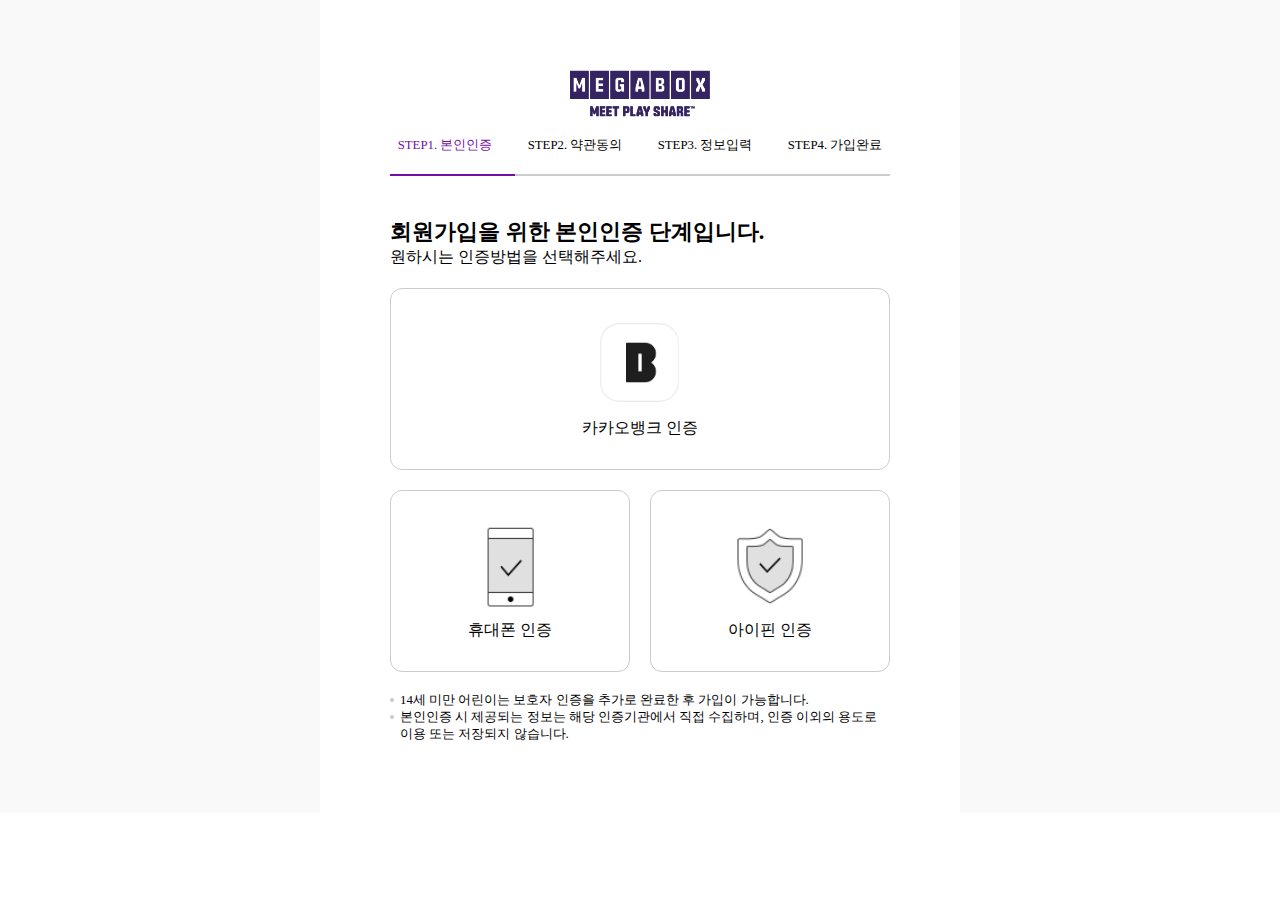
<file: join.html>
<!DOCTYPE html>
<html lang="ko">
<head>
    <meta charset="UTF-8">
    <meta name="viewport" content="width=device-width, initial-scale=1.0">
    <link rel="stylesheet" href="./css/reset.css">
    <link rel="stylesheet" href="./css/join.css">
    <title>회원가입</title>
</head>
<body>
    <section class="wrap">
        <div class="container">
            <div class="img-box logo full-area">
                <a href="./index.html"><img src="./images/logo.png" alt="logo"></a>
            </div>
            <p class="step step01 active">STEP1. 본인인증</p>
            <p class="step step02">STEP2. 약관동의</p>
            <p class="step step03">STEP3. 정보입력</p>
            <p class="step step04">STEP4. 가입완료</p>
            <div class="line full-area"></div>
            <p class="full-area l-tit">회원가입을 위한 본인인증 단계입니다.</p>
            <p class="full-area">원하시는 인증방법을 선택해주세요.</p>
            <div class="img-box full-area img-kakao"><a href="#"><span class="center-txt">카카오뱅크 인증</span></a></div>
            <div class="img-box img-phone"><a href="#"><span class="center-txt">휴대폰 인증</span></a></div>
            <div class="img-box img-ipin"><a href="#"><span class="center-txt">아이핀 인증</span></a></div>
            <ul class="full-area">
                <li>14세 미만 어린이는 보호자 인증을 추가로 완료한 후 가입이 가능합니다.</li>
                <li>본인인증 시 제공되는 정보는 해당 인증기관에서 직접 수집하며, 인증 이외의 용도로 이용 또는 저장되지 않습니다.</li>
            </ul>
        </div>
    </section>
</body>
</html>
</file>
<file: css/join.css>
@charset 'utf-8';

.wrap{background:#f9f9f9;}
.container{max-width:640px; margin:0 auto; padding:70px; background:#fff; display:grid; grid-template-columns:repeat(4,1fr); gap:20px;}
.full-area{grid-column:1/-1;}
.logo{display:flex; justify-content:center; align-items:center;}
.step{font-size:0.8em; text-align:center; word-break:keep-all;}
.step.active{color:#730fa6;}
.line{position:relative; height:2px; background:#ccc;}
.line::after{content:''; display:block; position:absolute; left:0; top:0; bottom:0; width:25%; background:#730fa6;}
.l-tit{font-weight:600; font-size:1.4em; transform:translateY(20px);}
.img-kakao,.img-phone,.img-ipin{padding:30px; border:1px solid #ccc; border-radius:12px;}
.img-kakao a,.img-phone a,.img-ipin a{position:relative; display:block; width:100%; height:120px; padding-bottom:20px; background:url(../images/ico-kakaobank.png) no-repeat center;
    background-clip:content-box; background-size:100px;}
.img-phone{grid-column:1/3;}
.img-ipin{grid-column:3/-1;}
.img-phone a{background-image:url(../images/ico-phone.png); background-position-y:top; background-size:90px;}
.img-ipin a{background-image:url(../images/ico-ipin.png); background-position-y:top; background-size:90px;}
.center-txt{position:absolute; left:0; right:0; bottom:0; text-align:center;}
ul li{position:relative; padding-left:10px; font-size:0.8em;}
ul li::before{content:''; display:block; position:absolute; left:0; top:6px; width:4px; height:4px; border-radius:50%; background:#ccc;}

@media (max-width:640px){
    .container{padding-left:40px; padding-right:40px;}
}
@media (max-width:470px){
    .container{padding:32px 16px;}
    .l-tit{font-size:1em;}
    .l-tit + p{font-size:0.9em; opacity:0.8;}
    .img-phone,.img-ipin{grid-column:1/-1;}
}
</file>
